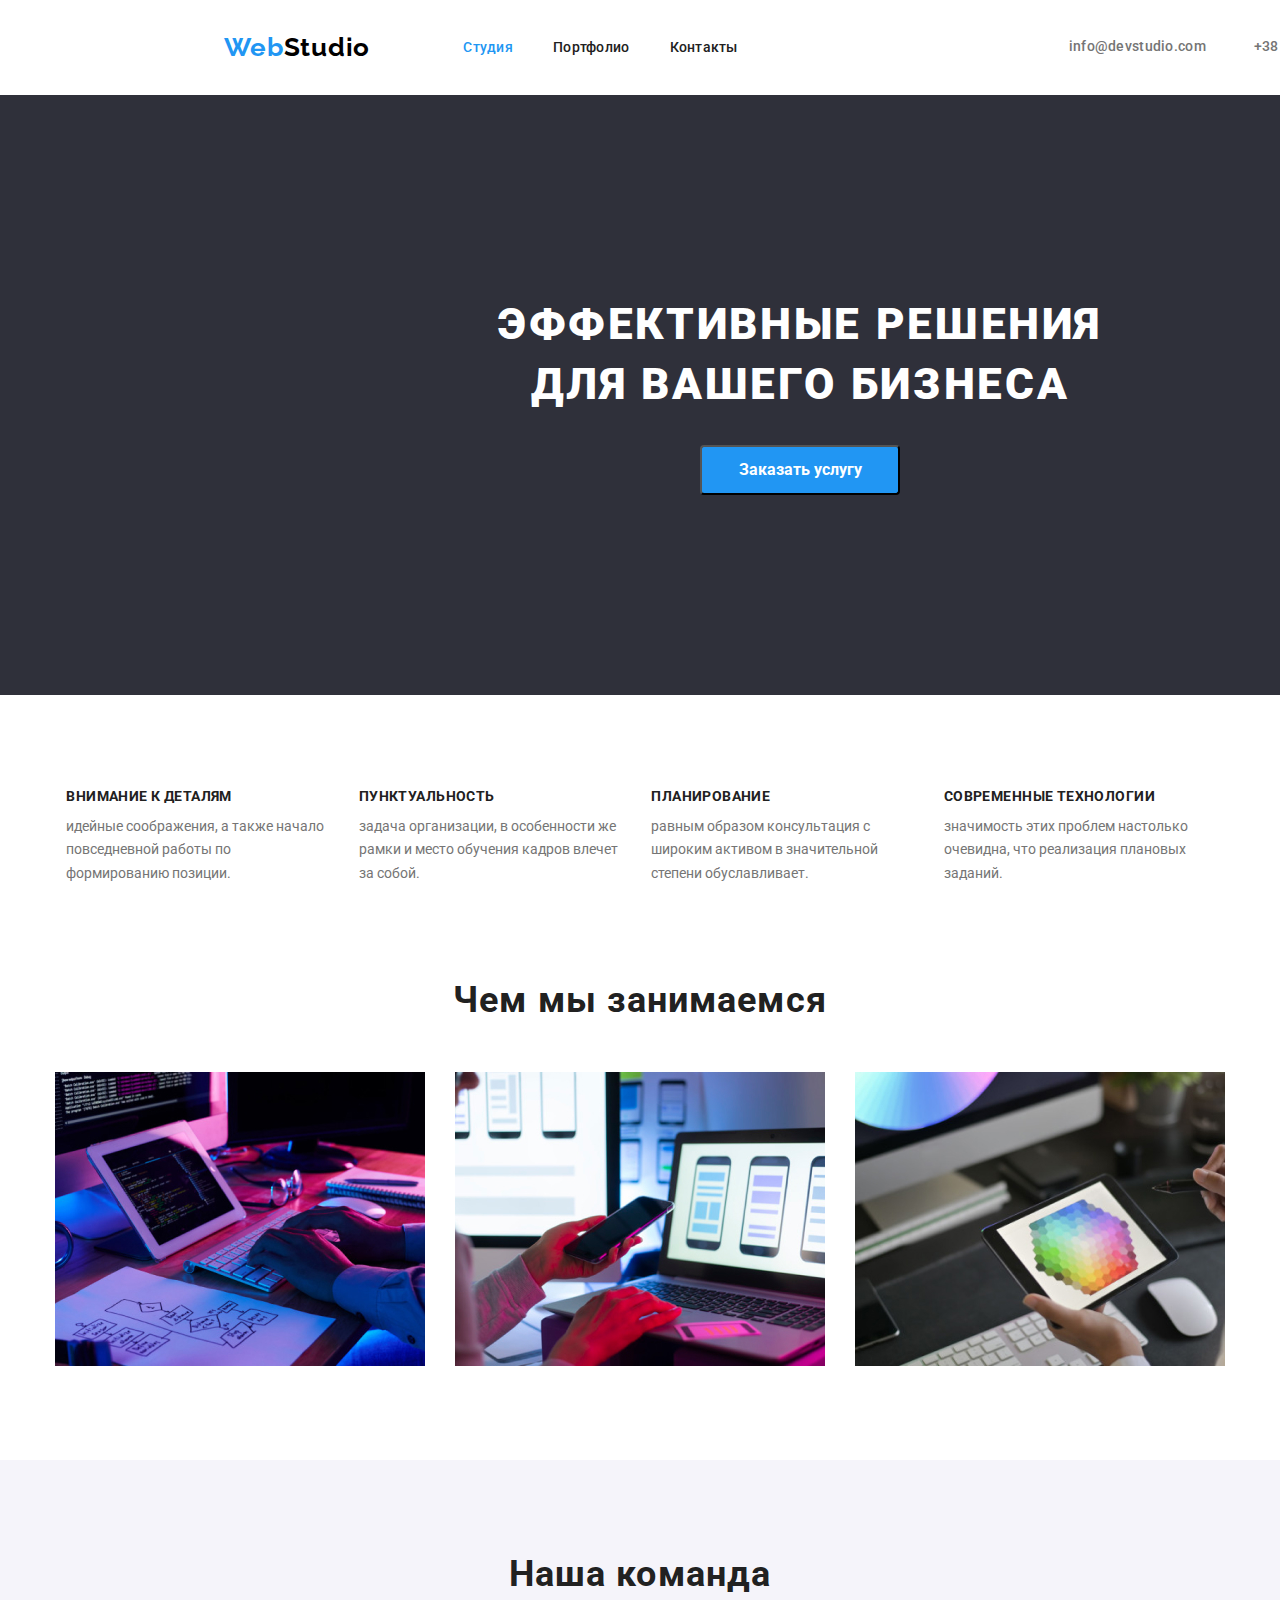
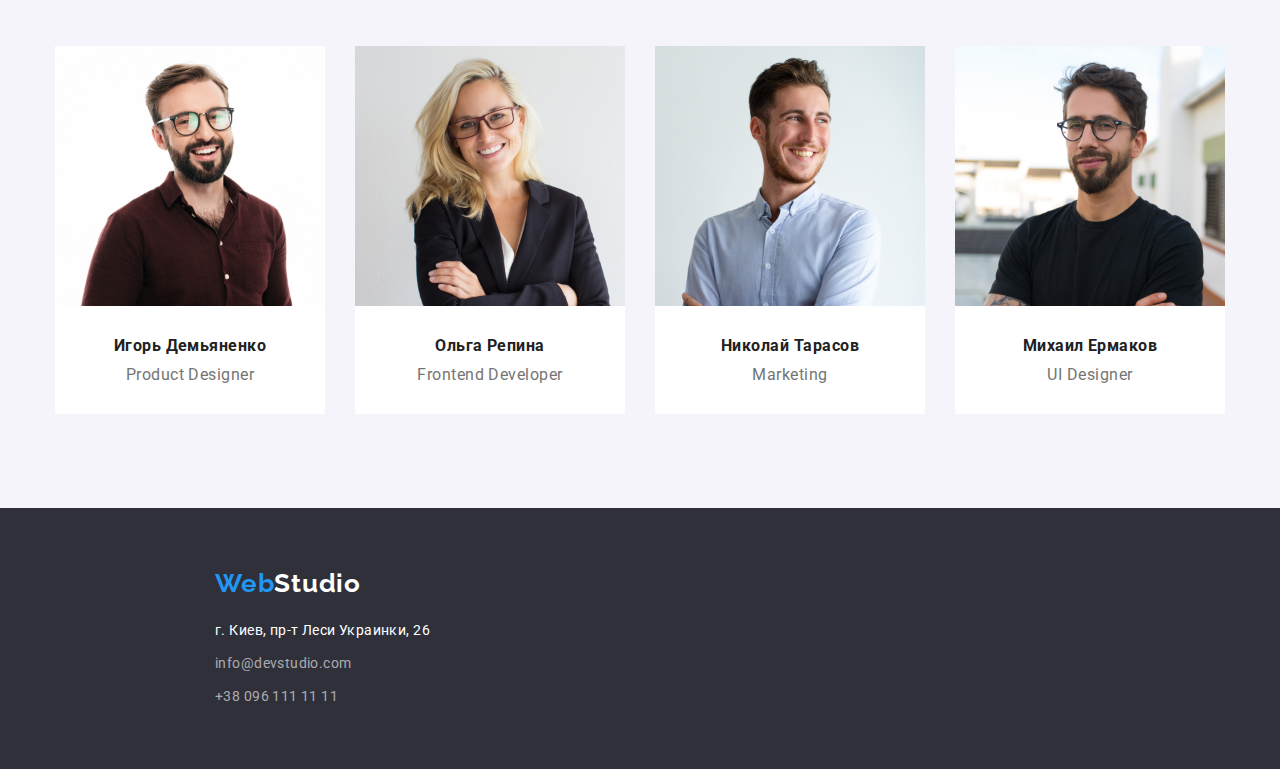
<file: index.html>
<!DOCTYPE html>
<html lang="ru">
<head>
    <meta charset="UTF-8">
    <meta name="viewport" content="width=device-width, initial-scale=1.0">
    <title>WebStudio</title>
    <link rel="stylesheet" href="https://cdnjs.cloudflare.com/ajax/libs/modern-normalize/1.0.0/modern-normalize.min.css" />
    <link rel="stylesheet" href="./css/styles.css">
    
    <link rel="preconnect" href="https://fonts.gstatic.com">
    <link
        href="https://fonts.googleapis.com/css2?family=Raleway:wght@400;700&family=Roboto:wght@400;500;700;900&display=swap"
        rel="stylesheet">
        
        <link href="https://fonts.googleapis.com/css2?family=Oleo+Script:wght@700&display=swap" rel="stylesheet">
</head>
<body>
<header class="header">
    <div class="header-container">
    <a class="main-title" href="./index.html">Web<span class="studio-word">Studio</span></a>
    <nav class="navigation-container">
        <ul class="navigation-set">
            <li><a class="navigation-studio" href="./index.html" target="_self">Студия</a></li>
            <li><a class="navigation-portfolio" href="./portfolio.html">Портфолио</a></li>
            <li><a class="navigation-contacts" href="./index.html">Контакты</a></li>
        </ul>
    </nav>
    <a class="mail" href="mailto:info@devstudio.com">info@devstudio.com</a>
    <a class="phone-number" href="tel:+380961111111">+38 096 111 11 11</a>
    </div>
 </header>
 <main>
    <section class="first-section"> 
     <div class="container-first-section"><h1 class="first-title">Эффективные решения для вашего бизнеса</h1>
    </div>
    <button class="button-main" type="button">Заказать услугу</button>
    </section>
    <section class="features-section">
<ul class="features">
    <li class="feature-one">
        <div class="feature-box">
            <h2 class="feature-title-one">Внимание к деталям</h2>

            <p class="feature-text-one">Идейные соображения, а также начало повседневной работы по формированию позиции.
            </p>
        </div>
    </li>
    <li class="feature-two">
        <div class="feature-box">
            <h2 class="feature-title-two">Пунктуальность</h2>

            <p class="feature-text-two">Задача организации, в особенности же рамки и место обучения кадров влечет за
                собой.</p>
        </div>
    </li>
    <li class="feature-three">
        <div class="feature-box">
            <h2 class="feature-title-three">Планирование</h2>

            <p class="feature-text-three">Равным образом консультация с широким активом в значительной степени
                обуславливает.</p>
        </div>
    </li>
    <li class="feature-four">
        <div class="feature-box">
            <h2 class="feature-title-four">Современные технологии</h2>

            <p class="feature-text-four">Значимость этих проблем настолько очевидна, что реализация плановых заданий.
            </p>
        </div>
    </li>
</ul>
    </section>
    
    
     <section class="portfolio">
 <h3 class="portfolio-title-first">Чем мы занимаемся</h3>
   <ul class="images-set">
    <li class="images-point">
        <img src="images/1.jpg" width="370" height="294" alt="1">
    </li>
    <li class="images-point">
        <img src="images/2.jpg" width="370" height="294" alt="2">
    </li>
    <li class="images-point">
        <img src="images/3.jpg" width="370" height="294" alt="3">
    </li>
   </ul>
</section>
 <section class="team-container">
    <h4 class="team-title">Наша команда</h4>
        <ul class="team-set">
             <li class="team-imagine">
                <img src="./images/demyanenko.jpg" width="270" height="260" alt="Игорь Демьяненко">
                <div class="titles">
                    <p class="name-title-igor">Игорь Демьяненко</p>
                    <span class="span-title-one">Product Designer</span>
                </div>
            </li>
             <li class="team-imagine">
                 <img src="./images/repina.jpg" width="270" height="260" alt="Ольга Репина">
                <div class="titles">
                    <p class="name-title-olga">Ольга Репина</p>
                    <span class="span-title-two">Frontend Developer</span>
                </div> 
            </li>   
             <li class="team-imagine">
                 <img src="./images/tarasov.jpg" width="270" height="260" alt="Николай Тарасов">
                <div class="titles">
                    <p class="name-title-nikolay">Николай Тарасов</p>
                    <span class="span-title-three">Marketing</span>
                </div> 
            </li>       
             <li class="team-imagine">
                 <img src="./images/yermakow.jpg" width="270" height="260" alt="Михаил Ермаков">
                <div class="titles">
                    <p class="name-title-mikhail">Михаил Ермаков</p>
                    <span class="span-title-four">UI Designer</span>
                </div> 
            </li>
        </ul>
  
 </section>
</main>
 <footer class="footer">
    <div class="footer-container">
        <a class="footer-main-title" href="./index.html">Web<span class="footer-studio-word">Studio</span></a>
        <address class="address">
            <ul class="footer-navigation-set">
                <li class="footer-navigation-point">
                    <a class="address-text" href="https://goo.gl/maps/xCqVMm954nqJxwLY9">г. Киев, пр-т Леси Украинки, 26</a>
                </li>
                <li class="footer-navigation-point">
                    <a class="mail-text" href="mailto:info@devstudio.com">info@devstudio.com</a>
                </li>
                <li class="footer-navigation-point">
                    <a class="phone-number-footer" href="tel:+380961111111">+38 096 111 11 11</a>
                </li>
            </ul>
        </address>
    </div> 
 </footer>
</body>
</html>
</file>
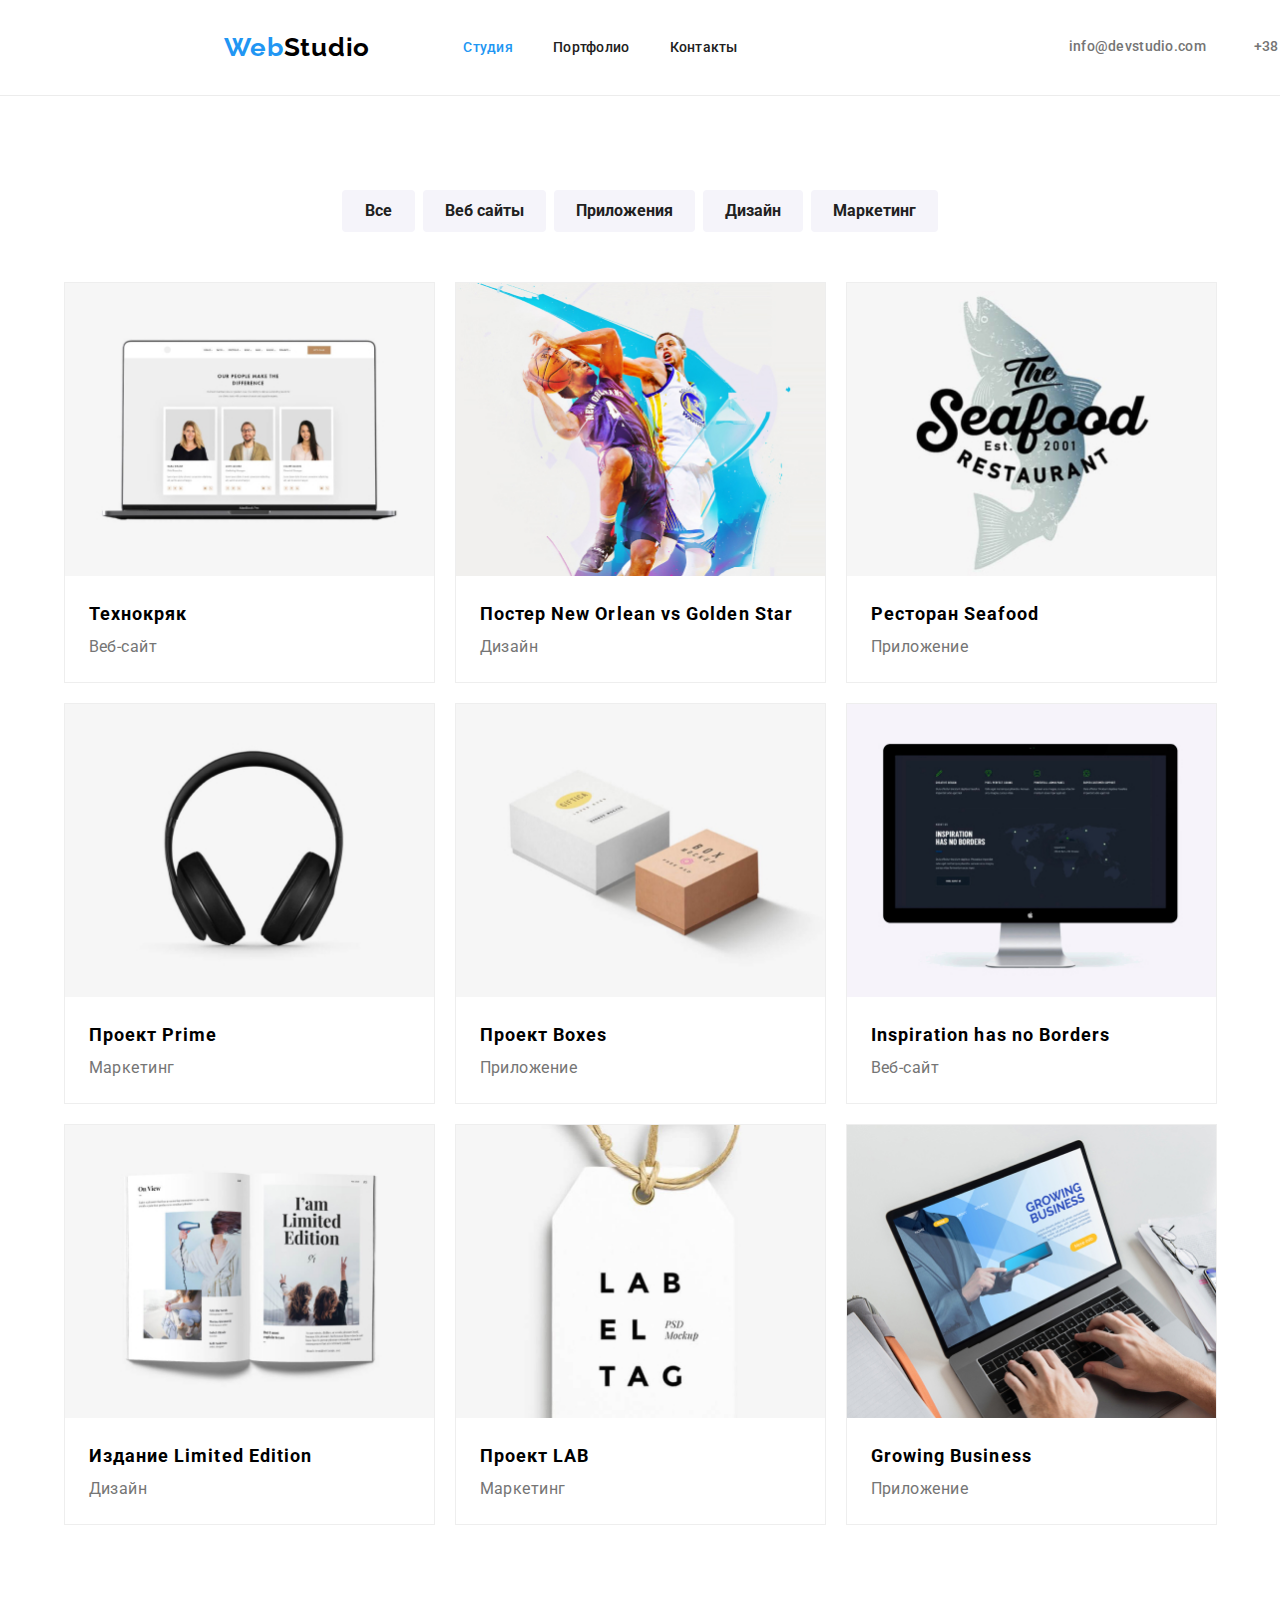
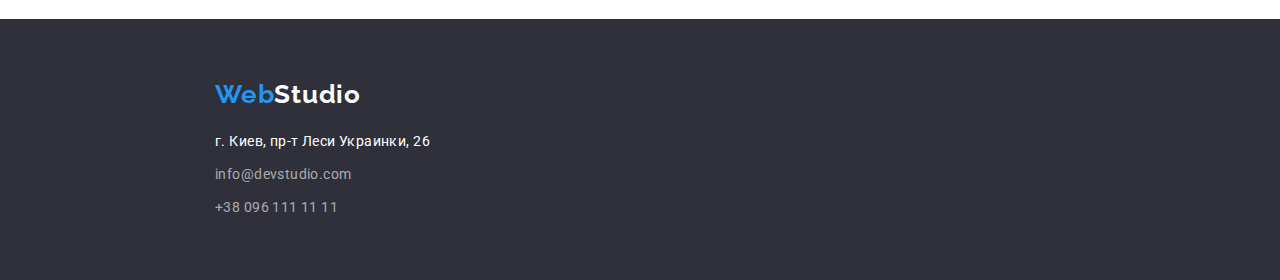
<file: portfolio.html>
<!DOCTYPE html>
<html lang="en">
<head>
    <meta charset="UTF-8">
    <meta name="viewport" content="width=device-width, initial-scale=1.0">
    <title>Portfolio</title>
    <link rel="stylesheet" href="https://cdnjs.cloudflare.com/ajax/libs/modern-normalize/1.0.0/modern-normalize.min.css" />
    <link rel="stylesheet" href="./css/styles.css">
    <link rel="preconnect" href="https://fonts.gstatic.com">
    
    <link
        href="https://fonts.googleapis.com/css2?family=Raleway:wght@400;700&family=Roboto:wght@400;500;700;900&display=swap"
        rel="stylesheet">
</head>
<body>
 <header class="header border">
    <div class="header-container">
        <a class="main-title" href="./index.html">Web<span class="studio-word">Studio</span></a>
        <nav class="navigation-container">
            <ul class="navigation-set">
                <li><a class="navigation-studio black" href="./index.html">Студия</a></li>
                <li><a class="navigation-portfolio blue" href="./portfolio.html">Портфолио</a></li>
                <li><a class="navigation-contacts" href="./index.html">Контакты</a></li>
            </ul>
        </nav>
        <a class="mail" href="mailto:info@devstudio.com">info@devstudio.com</a>
        <a class="phone-number" href="tel:+380961111111">+38 096 111 11 11</a>
    </div>
    
 </header>
<main>
  <div class="portfolio-images-container">
    <a class="portfolio-title">
        <h1>Portfolio</h1>
    </a>
      <nav>
    <ul class="buttons-set">
        <li>
            <button class="button-portfolio" type="button">Все</button>
        </li>
        <li>
            <button class="button-portfolio" type="button">Веб сайты</button>
        </li>
        <li>
            <button class="button-portfolio" type="button">Приложения</button>
        </li>
        <li>
            <button class="button-portfolio" type="button">Дизайн</button>
        </li>
        <li>
            <button class="button-portfolio" type="button">Маркетинг</button>
        </li>
    </ul>
      </nav>

    <!-- photos-->
      <ul class="images-portfolio-set">
<li class="image-bg"><a href="./portfolio.html"></a>
      <img src="./images/techduck.jpg" width="369" height="294" alt="Технокряк">
      <div class="box-image">
             <p><em class="name-image">Технокряк</em></p>
             <p class="second-name-image">Веб-сайт</p>
      </div>
</li>
 <li class="image-bg"><a href="./portfolio.html"></a>
      <img src="./images/orlean.jpg" width="369" height="294" alt="Постер New Orlean vs Golden Star">
      <div class="box-image">
             <p><em class="name-image">Постер New Orlean vs Golden Star</em></p>
             <p class="second-name-image">Дизайн</p>
      </div>
</li>
 <li class="image-bg"><a href="./portfolio.html"></a>
       <img src="./images/seafood.jpg" width="369" height="294" alt="логотип Seafood">
       <div class="box-image">
             <p><em class="name-image">Ресторан Seafood</em></p>
             <p class="second-name-image">Приложение</p>
       </div>
</li>
 <li class="image-bg"><a href="./portfolio.html"></a>
       <img src="./images/prime.jpg" width="369" height="294" alt="товар Prime">
       <div class="box-image">
             <p><em class="name-image">Проект Prime</em></p>
             <p class="second-name-image">Маркетинг</p>
       </div>
</li>
 <li class="image-bg"><a href="./portfolio.html"></a>
       <img src="./images/boxes.jpg" width="369" height="294" alt="Пара коробок">
       <div class="box-image">
             <p><em class="name-image">Проект Boxes</em></p>
             <p class="second-name-image">Приложение</p>
       </div>
</li>
 <li class="image-bg"><a href="./portfolio.html"></a>
       <img src="./images/inspiration.jpg" width="369" height="294" alt="Карта без границ">
       <div class="box-image">
             <p><em class="name-image">Inspiration has no Borders</em></p>
             <p class="second-name-image">Веб-сайт</p>
       </div>
</li>
 <li class="image-bg"><a href="./portfolio.html"></a>
       <img src="./images/limited.jpg" width="369" height="294" alt="Издание">
       <div class="box-image">
             <p><em class="name-image">Издание Limited Edition</em></p>
             <p class="second-name-image">Дизайн</p>
       </div>
</li>
 <li class="image-bg"><a href="./portfolio.html"></a>
       <img src="./images/lab.jpg" width="369" height="294" alt="Проект LAB">
       <div class="box-image">
             <p><em class="name-image">Проект LAB</em></p>
             <p class="second-name-image">Маркетинг</p>
       </div>
</li>
 <li class="image-bg"><a href="./portfolio.html"></a>
       <img src="./images/business.jpg" width="369" height="294" alt="Бизнес рост">
       <div class="box-image">
             <p><em class="name-image">Growing Business</em></p>
             <p class="second-name-image">Приложение</p>
       </div>
 </li>
    </ul>
 </div>
 </main>
<footer class="footer">
    <div class="footer-container">
    <a class="footer-main-title" href="./index.html">Web<span class="footer-studio-word">Studio</span></a>
    <address class="address">
        <ul class="footer-navigation-set">
            <li class="footer-navigation-point">
                <a class="address-text" href="https://goo.gl/maps/xCqVMm954nqJxwLY9">г. Киев, пр-т Леси Украинки, 26</a>
            </li>
            <li class="footer-navigation-point">
                <a class="mail-text" href="mailto:info@devstudio.com">info@devstudio.com</a>
            </li>
            <li class="footer-navigation-point">
                <a class="phone-number-footer" href="tel:+380961111111">+38 096 111 11 11</a>
            </li>

        </ul>
    </address>
    </div>
</footer>
</body>
</html>
</file>
<file: css/styles.css>
:root {
  font-family: "Roboto", "Raleway"; sans-serif;
  
  a {text-decoration: none;}
  --accent-color: #2196F3;
  --second-text-color: #757575;
  --button-color: #ffffff;
  --main-font: "Roboto", sans-serif;
  --secondary-font: "Raleway"; sans-serif;
  --container-assault: 20px;
}
*,
*::before,
*::after{
box-sizing: border-box;
}
*,
*::before,
*::after{
 margin: auto;
margin-left: auto;
margin-right: auto;

}

html {
width: 100%;
max-width: 100%;
overflow-x: hidden;
}

body{
  font-family: var(--main-font);
  color: #000000;
  font-style: normal;
}
*,
*::before,
*::after {
  margin: 0px;
  padding: 0px;
  
}
img {
  display: block;
  max-width: 100%;
  height: auto;
}


.features-section,
.portfolio,
.team-container{
  min-width: 1170px;
}
.header,
.first-section,
.footer{
  min-width: 1600px;
}
/*--------header-------*/
.header {
 
  margin: auto;
  
  justify-content: center;
  display: flex;
  
  padding-top: 32px;
  padding-bottom: 32px;
  
}
.header-container {
  display: flex;
  align-items: center;
  justify-content: center;

  margin-left: 215px;
  margin-right: 215px;

 
 
 
}
.border{ 
 
 
border-bottom: 1px solid #ECECEC;
}




/*title*/
.main-title {
  
  font-family: var(--secondary-font), oleo-script;
  font-weight: 700;
  line-height: 1.19;
  
 
  font-size: 26px;
  letter-spacing: 0.03em;
  color: #2196F3;
  text-decoration: none;
}
.studio-word {
  color: black;
}
/*navigation*/
.navigation-container {
  display: flex;
  align-items: center;
  
}
.navigation-set {
  display: flex;
justify-content: center;

margin-right: 331px;
}


.header .main-title {
  padding-right: 93px;
}
.navigation-studio,
.navigation-portfolio {
margin-right: 40px;
}
.blue:visited {
  color: #2196F3;
}
.black:visited {
  color:#212121
}
.header .mail {
margin-right: 50px;
}

.portfolio-title {
display: none;
}
.portfolio {
  display: block;
  align-items: center;
 
  
 justify-content: center;
  margin: auto;
  padding-bottom: 94px;
  padding-top: 94px;
}

.portfolio-images-container {
 display: flex;
  
  
  width: 1200px;
  
  align-items: center;
  justify-content: center;
 margin: auto;

padding-top: 94px;
padding-bottom: 94px;
 flex-direction: column;

 
}

.images-portfolio-set {
  display: flex;
  flex-wrap: wrap;
 min-width: 1200px;
  justify-content: center;
  margin: auto;
margin-top: -20px;
  margin-left: -20px;
}
.image-bg {
 margin-left: 20px;
margin-top: 20px;
  background-color:#ffffff;
  border: 1px solid #EEEEEE;
}
.box-image {
 
  padding-top: 20px;
  padding-bottom: 20px;
  padding-left: 24px;
  padding-right: 24px;
  
}
.name-image{
  
  font-family: Roboto;
  font-style: normal;
  font-weight: 700;
  font-size: 18px;
  line-height: 200%;
 
  
  letter-spacing: 0.06em;
}
.second-name-image {
  
  font-family: Roboto;
  font-style: normal;
  font-weight: normal;
  font-size: 16px;
  line-height: 187%;
  letter-spacing: 0.03em;
  color: #757575;
  
}

.navigation-studio,
.navigation-portfolio,
.navigation-contacts,
.mail,
.phone-number {
  font-weight: 500;
  
  font-size: 14px;
  text-decoration: none;
  line-height: 1.14;
  letter-spacing: 0.02em;
}
.mail {
  width: 135px;
  color: #757575;
}
.phone-number {
  width: 122px;
  color: #757575;
  
}
.navigation-studio {
  width: 49px;
  color:#2196F3;
}
.navigation-portfolio {
  width: 77px;
  color: #212121;
}
.navigation-contacts {
  width: 68px;
  color: #212121;
}
.navigation-studio:hover,
.navigation-portfolio:hover,
.navigation-contacts:hover,
.navigation-studio:focus,
.navigation-portfolio:focus,
.navigation-contacts:focus,
.mail:hover,
.mail:focus,
.phone-number:hover,
.phone-number:focus {
  text-decoration: none;
  color: #2196F3;
  cursor: pointer;
}
.navigation-studio:active{
  color: #2196F3;
}
.mail:hover,
.mail:focus,
.mail:active,
.address-text,
.mail-text,
.phone-number,
.phone-number-footer {
  text-decoration: none;
  cursor: pointer;
  
}

.navigation-set,
.features-points,
.images-set,
.team-set,
.buttons-set,
.images-portfolio-set,
.footer-navigation-set {
  list-style: none; 
  color: inherit;
}
/*---header end---*/
/*----first section---*/
.first-section {
  align-items: center;
  display: flex;
  
 
  justify-content: center;
  margin: auto;
  background-color: #2f303a;
  flex-direction: column;
  padding-top: 200px;
  padding-bottom: 200px;
}
.container-first-section .first-title{
  display: flex;
  justify-content: center;
  width: 696px;
 align-items: center;
  
  text-align: center;
  font-style: normal;
  font-weight: 900;
  font-family: var(--main-font);
  font-size: 44px;
  line-height: 1.36;
  letter-spacing: 0.06em;
  
  text-transform: uppercase;
  color: #ffffff;
  
}
.button-main {
  width: 200px;
  min-height: 50px;
  background: #2196F3;
  font-weight: bold;
  line-height: 1.88;
  border-radius: 4px;
  margin-top: 30px;
  
  text-align: center;
  align-items: center;
  color: #ffffff;
  cursor: pointer;
}
.buttons-set {
  display: flex;
  justify-content: center;
  margin-bottom: 50px;
  
}
.button-portfolio {
  min-width: 73px;
  
  background: #F5F4FA;
  font-weight: bold;
  line-height: 1.88;
  border-radius: 4px;
  padding-left: 22px;
  padding-right: 22px;
  padding-top: 6px;
  padding-bottom: 6px;
  color: #212121;
  cursor: pointer;
  border: none;
  margin-left: 4px;
  margin-right: 4px;
}


.button-main:active,
.button-main:hover,
.button-main:focus,
.button-portfolio:active,
.button-portfolio:hover,
.button-portfolio:focus {
background: #2196F3;
color: var(--button-color);
}
/*---------*/
/*----features---*/
.features-section{
  display: flex;
  justify-content: center;
}
.features {
margin: auto;
 align-items: center;
 display: flex;
 justify-content: space-around;
 list-style-type: none;
 width: 1170px;
 padding-top: 94px;

}
.features-points{
 
  display: flex;
  justify-content: space-between;
  
}
.feature-points:not(:last-child){
  
}
.feature-box {
 
  width: 270px;
}
.feature-title-one,
.feature-title-two,
.feature-title-three,
.feature-title-four { 
  
  font-size: 14px;
  font-weight: 700;
  line-height: 1.14;
  letter-spacing: 0.03em;
  text-transform: uppercase;
  color: #212121;
}


.feature-text-one,
.feature-text-two,
.feature-text-three,
.feature-text-four {
   
 display: flex;


  margin-top: 10px;
  font-weight: 400;
  line-height: 1.71;
  font-size: 14px;
  font-style: normal;
  text-transform: lowercase;
  letter-spacing: 0,03em;
  color: var(--second-text-color)
}
/*----features end---*/
/*----portfolio-----*/
.portfolio-container {
  margin: auto;
  min-width: 1600px;
  background-color: #ffffff;
}
.portfolio-title-first,
.team-title {
  margin: auto;
  font-size: 36px;
  line-height: 1.16;
  letter-spacing: 0.03em;
  text-align: center;
  
 
  color: #212121;
}
.portfolio-title-first{
  margin-bottom: 50px;
}
.portfolio-title{
  
  justify-content: center;
}
.images-set {
 margin-left: 215px;
 margin-right: 215px;
 margin: auto;
  display: flex;
  align-items: center;
 justify-content: center;
 

}

.images-point:not(:last-child){
  padding-right: 30px;
}
/*team*/
.team-container {
  display: flex;
  flex-direction: column;
  justify-content: center;
 align-items: center;
  
padding-top: 94px;
padding-bottom: 94px;
  background: #F5F4FA;
  
 
}
.team-title {

  
  
}
.team-set{
  
  display: flex;
 
 
}
.team-imagine{
  display: flex;
  flex-direction: column;

align-items: center;
  margin-top: 50px;
  
  background: #ffffff;
}
.team-imagine:not(:last-child){
  margin-right: 30px;
}
.titles{
  display: flex;
  flex-direction: column;
  justify-content: space-around;
  
  margin-top: 30px;
  margin-bottom: 30px;
}
.name-title-igor,
.name-title-olga,
.name-title-nikolay,
.name-title-mikhail {
 
  font-weight: bold;
  font-size: 16px;
  line-height: 1.19;
  letter-spacing: 0.03em;
  text-align: center;
  
  color: #212121;
}
.span-title-one,
.span-title-two,
.span-title-three,
.span-title-four {
  
  font-size: 16px;
  line-height: 1.19;
  letter-spacing: 0.03em;
 margin-top: 10px;
  text-align: center;
  color: var(--second-text-color);
}
/*FOOTER*/
.footer {
  
  display: flex;
   align-items: center;
  justify-content: center;
  margin: auto;
  margin-bottom: auto;

  padding-top: 60px;
 padding-bottom: 60px;
  background: #2f303a;
}
.footer-container {
 display: flex;

padding-left: 215px;
  min-width: 1600px;
margin: auto;
 flex-direction: column;
 
}
.footer-navigation-set {
  display: flex;
 
margin-top: 20px;
 flex-direction: column;
 
}
.footer-studio-word {
  color: #ffffff;
}
.footer-main-title{
  
 
  
  font-weight: 700;
  
  font-style: normal;
 
 
  color: #2196F3;
  font-family: var(--secondary-font), oleo-script;
  text-decoration: none;
  line-height: 1.19;
  font-style: bold;
 
  font-size: 26px;
  letter-spacing: 0.03em;
}

.footer-navigation-point:not(:last-child){
  margin-bottom: 9px;
}
.address {
  
  font-style: normal;
}
.address-text {
  font-size: 14px;
  line-height: 1.71;
  letter-spacing: 0.03em;
  color: #ffffff;
}
.mail-text {
  font-weight: normal;
  font-size: 14px;
  line-height: 1.71;
  letter-spacing: 0.03em;
  color: rgba(255, 255, 255, 0.6);
}
.phone-number-footer {
  font-weight: normal;
  font-size: 14px;
  line-height: 1.71;
  letter-spacing: 0.03em;
  
 
  color:rgba(255, 255, 255, 0.6);
}
</file>
